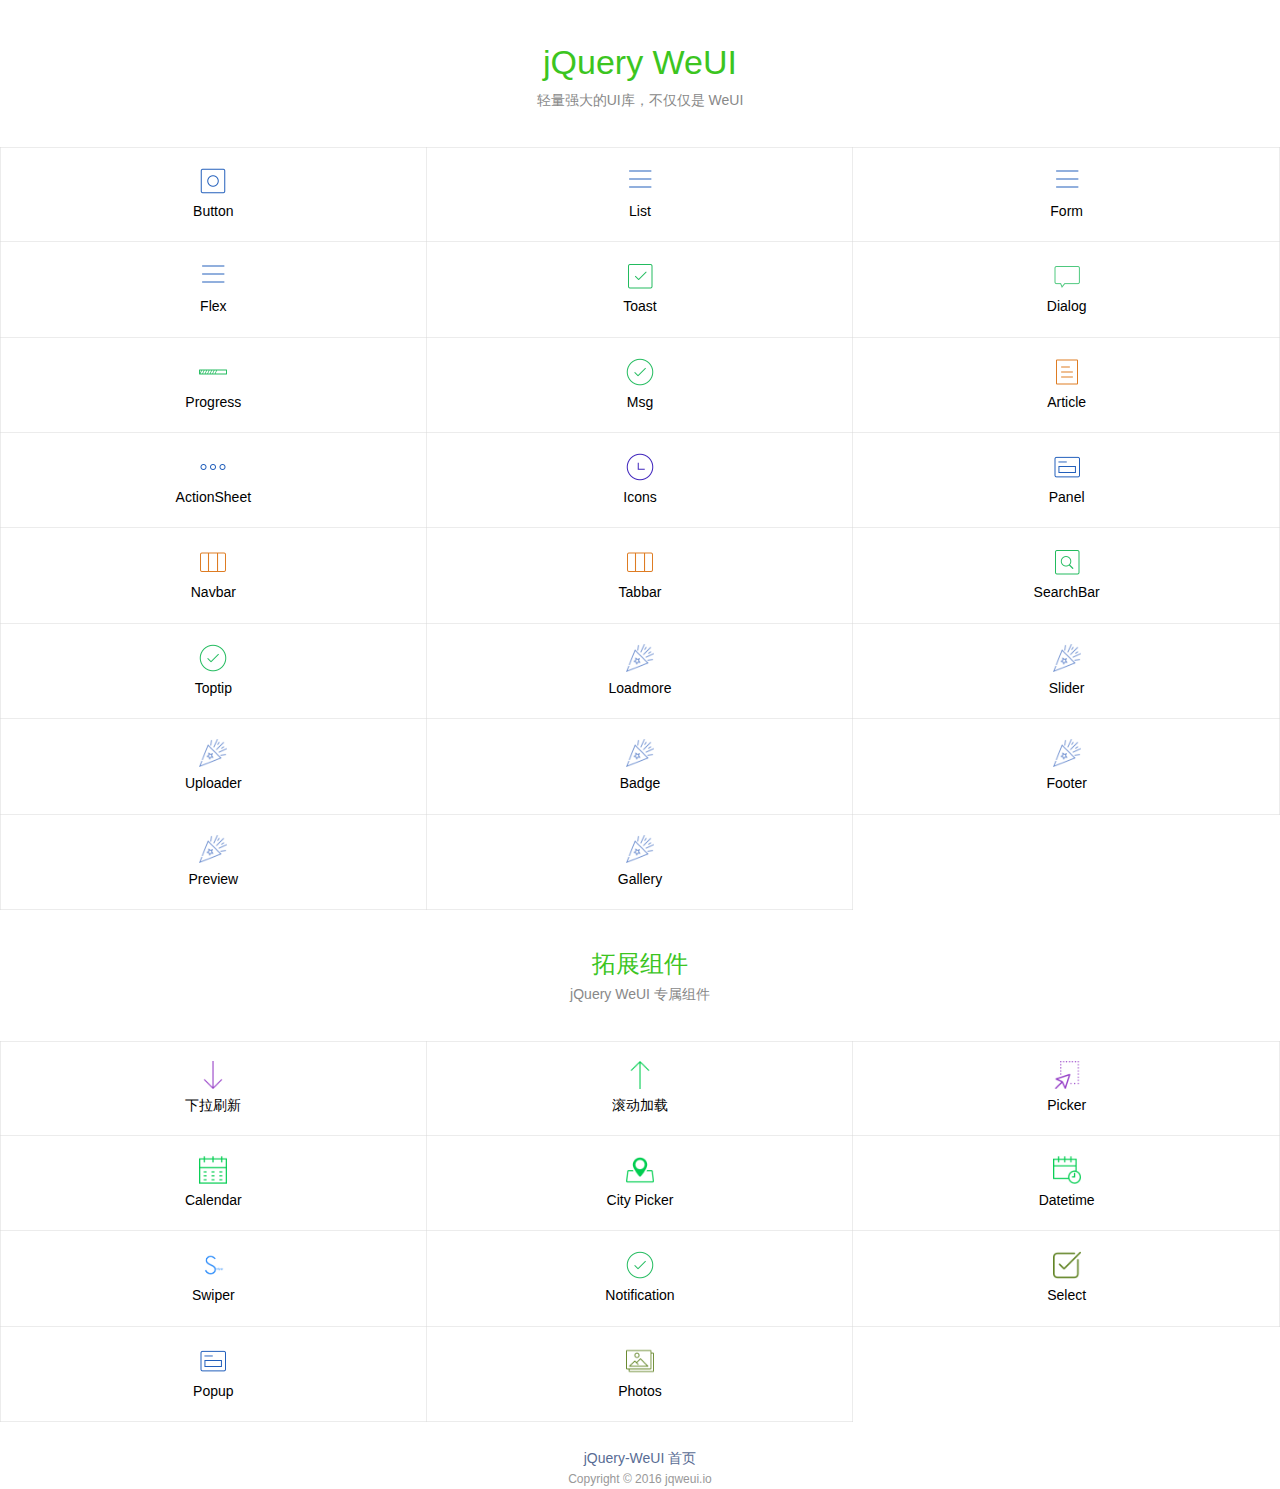
<file: springrain/src/main/webapp/js/weui/demos/index.html>
<!DOCTYPE html>
<html>
  <head>
    <title>jQuery WeUI</title>
    <meta charset="utf-8">
<meta http-equiv="X-UA-Compatible" content="IE=edge">
<meta name="viewport" content="width=device-width, initial-scale=1, user-scalable=no">

<meta name="description" content="Write an awesome description for your new site here. You can edit this line in _config.yml. It will appear in your document head meta (for Google search results) and in your feed.xml site description.
">

<link rel="stylesheet" href="../lib/weui.min.css">
<link rel="stylesheet" href="../css/jquery-weui.css">
<link rel="stylesheet" href="css/demos.css">

  </head>

  <body ontouchstart>

    <header class='demos-header'>
      <h1 class="demos-title">jQuery WeUI</h1>
      <p class='demos-sub-title'>轻量强大的UI库，不仅仅是 WeUI</p>
    </header>

    <div class="weui-grids">
      <a href="buttons.html" class="weui-grid js_grid">
        <div class="weui-grid__icon">
          <img src="images/icon_nav_button.png" alt="">
        </div>
        <p class="weui-grid__label">
          Button
        </p>
      </a>
      <a href="cell.html" class="weui-grid js_grid">
        <div class="weui-grid__icon">
          <img src="images/icon_nav_cell.png" alt="">
        </div>
        <p class="weui-grid__label">
          List
        </p>
      </a>
      <a href="form.html" class="weui-grid js_grid">
        <div class="weui-grid__icon">
          <img src="images/icon_nav_cell.png" alt="">
        </div>
        <p class="weui-grid__label">
          Form
        </p>
      </a>
      <a href="flex.html" class="weui-grid js_grid">
        <div class="weui-grid__icon">
          <img src="images/icon_nav_cell.png" alt="">
        </div>
        <p class="weui-grid__label">
          Flex
        </p>
      </a>
      <a href="toast.html" class="weui-grid js_grid">
        <div class="weui-grid__icon">
          <img src="images/icon_nav_toast.png" alt="">
        </div>
        <p class="weui-grid__label">
          Toast
        </p>
      </a>
      <a href="dialog.html" class="weui-grid js_grid">
        <div class="weui-grid__icon">
          <img src="images/icon_nav_dialog.png" alt="">
        </div>
        <p class="weui-grid__label">
          Dialog
        </p>
      </a>
      <a href="progress.html" class="weui-grid js_grid">
        <div class="weui-grid__icon">
          <img src="images/icon_nav_progress.png" alt="">
        </div>
        <p class="weui-grid__label">
          Progress
        </p>
      </a>
      <a href="msg.html" class="weui-grid js_grid">
        <div class="weui-grid__icon">
          <img src="images/icon_nav_msg.png" alt="">
        </div>
        <p class="weui-grid__label">
          Msg
        </p>
      </a>
      <a href="article.html" class="weui-grid js_grid">
        <div class="weui-grid__icon">
          <img src="images/icon_nav_article.png" alt="">
        </div>
        <p class="weui-grid__label">
          Article
        </p>
      </a>
      <a href="action-sheet.html" class="weui-grid js_grid">
        <div class="weui-grid__icon">
          <img src="images/icon_nav_actionSheet.png" alt="">
        </div>
        <p class="weui-grid__label">
          ActionSheet
        </p>
      </a>
      <a href="icons.html" class="weui-grid js_grid">
        <div class="weui-grid__icon">
          <img src="images/icon_nav_icons.png" alt="">
        </div>
        <p class="weui-grid__label">
          Icons
        </p>
      </a>
      <a href="panel.html" class="weui-grid js_grid">
        <div class="weui-grid__icon">
          <img src="images/icon_nav_panel.png" alt="">
        </div>
        <p class="weui-grid__label">
          Panel
        </p>
      </a>
      <a href="navbar.html" class="weui-grid js_grid">
        <div class="weui-grid__icon">
          <img src="images/icon_nav_tab.png" alt="">
        </div>
        <p class="weui-grid__label">
          Navbar
        </p>
      </a>
      <a href="tabbar.html" class="weui-grid js_grid">
        <div class="weui-grid__icon">
          <img src="images/icon_nav_tab.png" alt="">
        </div>
        <p class="weui-grid__label">
          Tabbar
        </p>
      </a>
      <a href="searchbar.html" class="weui-grid js_grid">
        <div class="weui-grid__icon">
          <img src="images/icon_nav_search_bar.png" alt="">
        </div>
        <p class="weui-grid__label">
          SearchBar
        </p>
      </a>
      <a href="toptip.html" class="weui-grid js_grid">
        <div class="weui-grid__icon">
          <img src="images/icon_nav_msg.png" alt="">
        </div>
        <p class="weui-grid__label">
          Toptip
        </p>
      </a>
      <a href="loadmore.html" class="weui-grid js_grid">
        <div class="weui-grid__icon">
          <img src="images/icon_nav_new.png" alt="">
        </div>
        <p class="weui-grid__label">
          Loadmore
        </p>
      </a>
      <a href="slider.html" class="weui-grid js_grid">
        <div class="weui-grid__icon">
          <img src="images/icon_nav_new.png" alt="">
        </div>
        <p class="weui-grid__label">
          Slider
        </p>
      </a>
      <a href="uploader.html" class="weui-grid js_grid">
        <div class="weui-grid__icon">
          <img src="images/icon_nav_new.png" alt="">
        </div>
        <p class="weui-grid__label">
          Uploader
        </p>
      </a>
      <a href="badge.html" class="weui-grid js_grid">
        <div class="weui-grid__icon">
          <img src="images/icon_nav_new.png" alt="">
        </div>
        <p class="weui-grid__label">
          Badge
        </p>
      </a>
      <a href="footer.html" class="weui-grid js_grid">
        <div class="weui-grid__icon">
          <img src="images/icon_nav_new.png" alt="">
        </div>
        <p class="weui-grid__label">
          Footer
        </p>
      </a>
      <a href="preview.html" class="weui-grid js_grid">
        <div class="weui-grid__icon">
          <img src="images/icon_nav_new.png" alt="">
        </div>
        <p class="weui-grid__label">
          Preview
        </p>
      </a>
      <a href="gallery.html" class="weui-grid js_grid">
        <div class="weui-grid__icon">
          <img src="images/icon_nav_new.png" alt="">
        </div>
        <p class="weui-grid__label">
          Gallery
        </p>
      </a>
    </div>

    <div class="demos-header">
      <h2 class='demos-second-title'>拓展组件</h2>
      <p class='demos-sub-title'>jQuery WeUI 专属组件</p>
    </div>

    <div class="weui-grids">
      <a href="ptr.html" class="weui-grid js_grid">
        <div class="weui-grid__icon">
          <img src="images/icon_nav_ptr.png" alt="">
        </div>
        <p class="weui-grid__label">
          下拉刷新
        </p>
      </a>
      <a href="infinite.html" class="weui-grid js_grid">
        <div class="weui-grid__icon">
          <img src="images/icon_nav_up.png" alt="">
        </div>
        <p class="weui-grid__label">
          滚动加载
        </p>
      </a>
      <a href="picker.html" class="weui-grid js_grid">
        <div class="weui-grid__icon">
          <img src="images/icon_nav_picker.png" alt="">
        </div>
        <p class="weui-grid__label">
          Picker
        </p>
      </a>
      <a href="calendar.html" class="weui-grid js_grid">
        <div class="weui-grid__icon">
          <img src="images/icon_nav_calendar.png" alt="">
        </div>
        <p class="weui-grid__label">
          Calendar
        </p>
      </a>
      <a href="city-picker.html" class="weui-grid js_grid">
        <div class="weui-grid__icon">
          <img src="images/icon_nav_city.png" alt="">
        </div>
        <p class="weui-grid__label">
          City Picker
        </p>
      </a>
      <a href="datetime-picker.html" class="weui-grid js_grid">
        <div class="weui-grid__icon">
          <img src="images/icon_nav_datetime.png" alt="">
        </div>
        <p class="weui-grid__label">
          Datetime
        </p>
      </a>
      <a href="swiper.html" class="weui-grid js_grid">
        <div class="weui-grid__icon">
          <img src="images/icon_nav_swiper.png" alt="">
        </div>
        <p class="weui-grid__label">
          Swiper
        </p>
      </a>
      <a href="noti.html" class="weui-grid js_grid">
        <div class="weui-grid__icon">
          <img src="images/icon_nav_msg.png" alt="">
        </div>
        <p class="weui-grid__label">
          Notification
        </p>
      </a>
      <a href="select.html" class="weui-grid js_grid">
        <div class="weui-grid__icon">
          <img src="images/icon_nav_select.png" alt="">
        </div>
        <p class="weui-grid__label">
          Select
        </p>
      </a>
      <a href="popup.html" class="weui-grid js_grid">
        <div class="weui-grid__icon">
          <img src="images/icon_nav_panel.png" alt="">
        </div>
        <p class="weui-grid__label">
          Popup
        </p>
      </a>
      <a href="photo-browser.html" class="weui-grid js_grid open-popup">
        <div class="weui-grid__icon">
          <img src="images/icon_nav_photo.png" alt="">
        </div>
        <p class="weui-grid__label">
          Photos
        </p>
      </a>
    </div>

    <div class="weui-footer">
      <p class="weui-footer__links">
        <a href="http://jqweui.com" class="weui-footer__link">jQuery-WeUI 首页</a>
      </p>
      <p class="weui-footer__text">Copyright © 2016 jqweui.io</p>
    </div>

    <style>
      .weui-footer {
        margin: 25px 0 10px 0;
      }
    </style>


    <script src="../lib/jquery-2.1.4.js"></script>
<script src="../lib/fastclick.js"></script>
<script>
  $(function() {
    FastClick.attach(document.body);
  });
</script>
<script src="../js/jquery-weui.js"></script>

  </body>

</html>
</file>
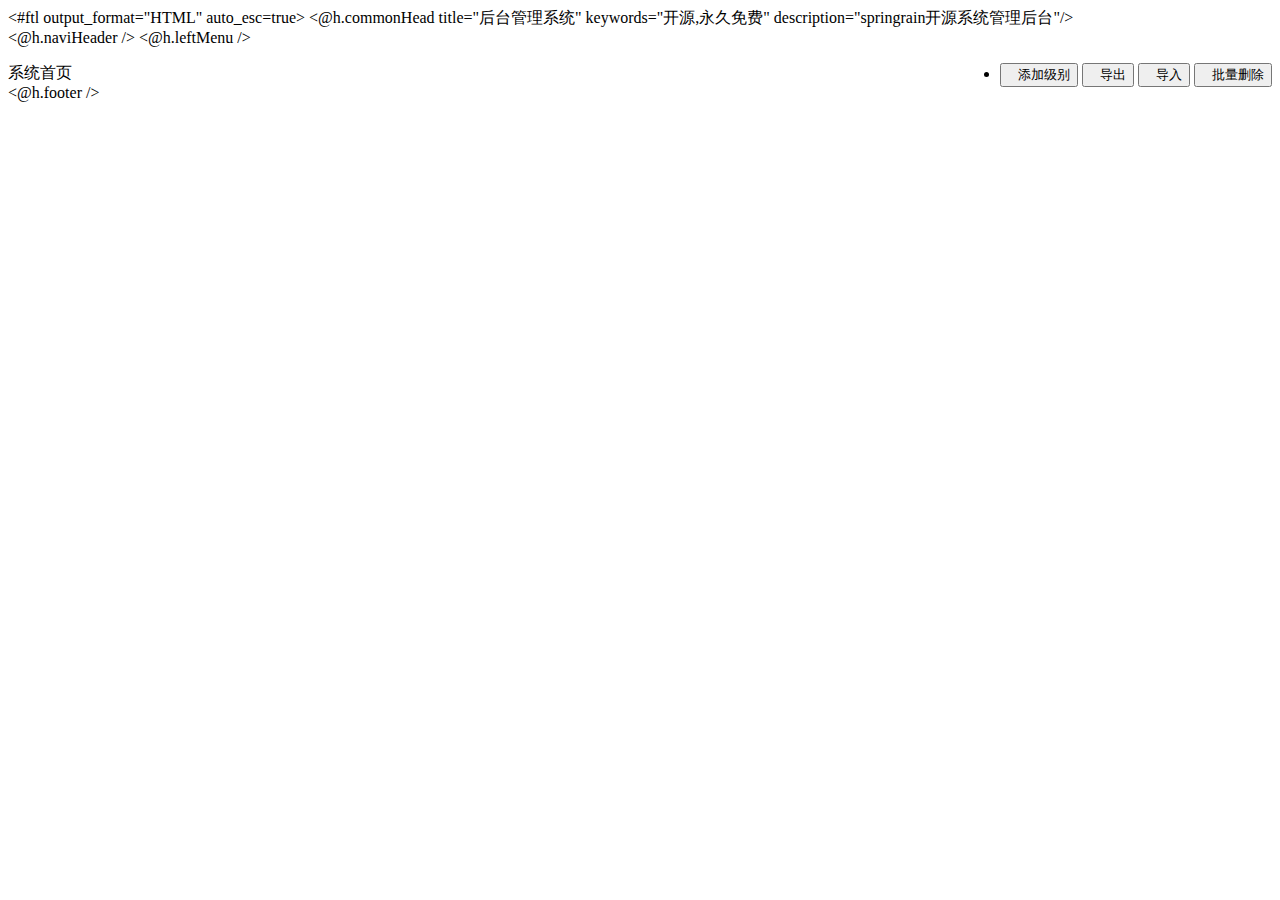
<file: springrain/src/main/webapp/WEB-INF/freemarker/system/index.html>
<#ftl output_format="HTML" auto_esc=true>
<@h.commonHead title="后台管理系统" keywords="开源,永久免费" description="springrain开源系统管理后台"/>
</head>
<body>
	<div class="layui-layout layui-layout-admin">
	    <@h.naviHeader />
		<@h.leftMenu />
		<!-- 主体内容开始 -->
			<div class="layui-tab layui-tab-brief">
				<ul class="layui-tab-title site-demo-title">
		             <li style="float:right;">
		             	<button type="button" class="layui-btn layui-btn-small" data-action=""><i class="layui-icon layui-icon-specil">&#xe61f;</i>添加级别</button>
				        <button type="button" class="layui-btn layui-btn-small"><i class="layui-icon layui-icon-specil">&#xe609;</i>导出</button>
		                <button type="button" class="layui-btn layui-btn-warm layui-btn-small"><i class="layui-icon layui-icon-specil">&#xe601;</i>导入</button>
		                <button type="button" class="layui-btn layui-btn-danger layui-btn-small"><i class="layui-icon">&#xe640;</i>批量删除</button>
		             </li>
	       		</ul>
	       		<div class="layui-body layui-tab-content site-demo-body">
					<div class="layui-tab-item layui-show"  lay-filter="docDemoTabBrief">
						<div class="layui-main">
				          <div id="LAY_preview">
					         	系统首页
					         	
						  </div>
						</div>
					</div>
			</div>
		</div>
		<!-- 主体内容结束 -->
	  	<@h.footer />
	</div>
</body>
</html>
</file>
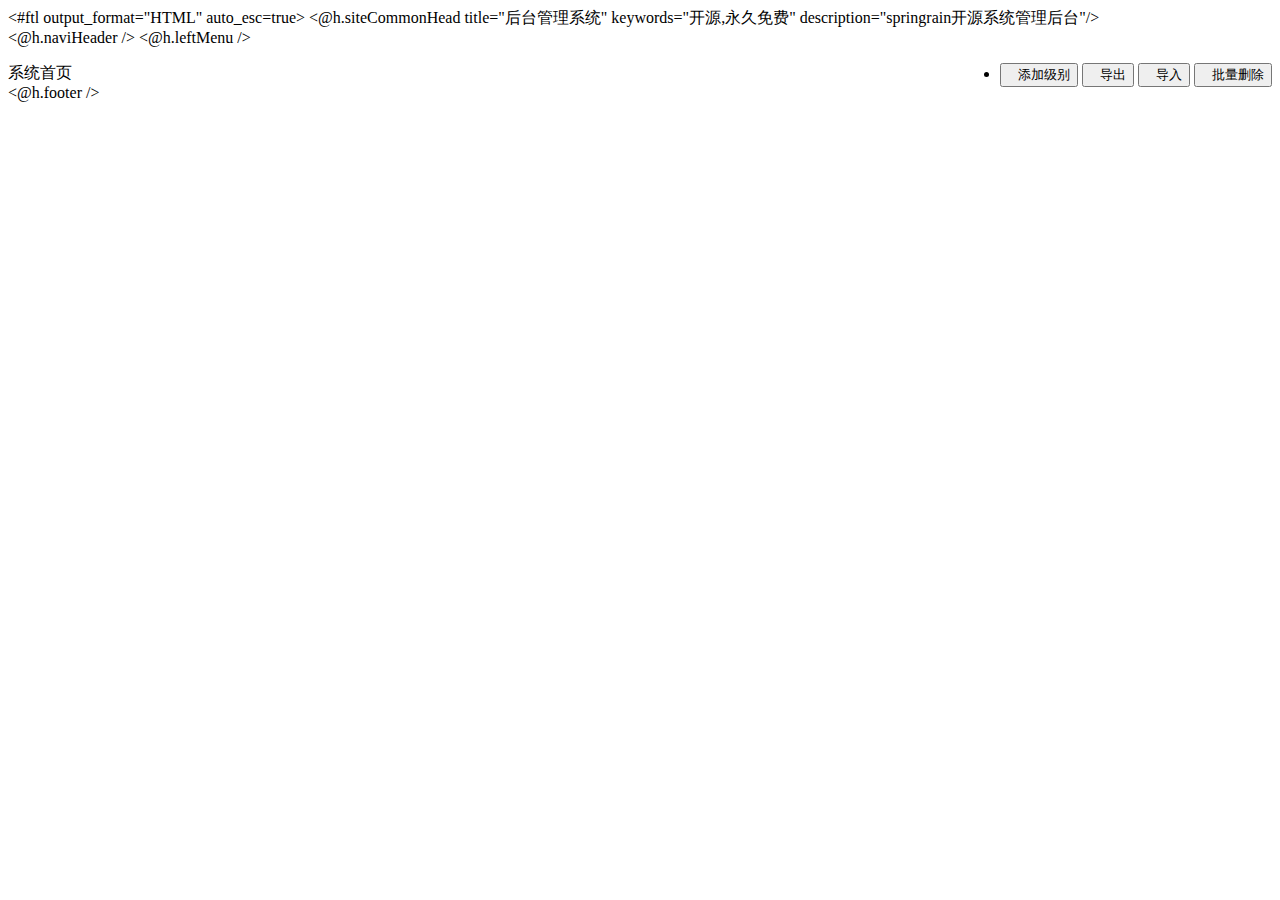
<file: springrain/src/main/webapp/WEB-INF/freemarker/themes/default/s/index.html>
<#ftl output_format="HTML" auto_esc=true>
<@h.siteCommonHead title="后台管理系统" keywords="开源,永久免费" description="springrain开源系统管理后台"/>
</head>
<body>
	<div class="layui-layout layui-layout-admin">
	    <@h.naviHeader />
		<@h.leftMenu />
		<!-- 主体内容开始 -->
			<div class="layui-tab layui-tab-brief">
				<ul class="layui-tab-title site-demo-title">
		             <li style="float:right;">
		             	<button type="button" class="layui-btn layui-btn-small" data-action=""><i class="layui-icon layui-icon-specil">&#xe61f;</i>添加级别</button>
				        <button type="button" class="layui-btn layui-btn-small"><i class="layui-icon layui-icon-specil">&#xe609;</i>导出</button>
		                <button type="button" class="layui-btn layui-btn-warm layui-btn-small"><i class="layui-icon layui-icon-specil">&#xe601;</i>导入</button>
		                <button type="button" class="layui-btn layui-btn-danger layui-btn-small"><i class="layui-icon">&#xe640;</i>批量删除</button>
		             </li>
	       		</ul>
	       		<div class="layui-body layui-tab-content site-demo-body">
					<div class="layui-tab-item layui-show"  lay-filter="docDemoTabBrief">
						<div class="layui-main">
				          <div id="LAY_preview">
					         	系统首页
						  </div>
						</div>
					</div>
			</div>
		</div>
		<!-- 主体内容结束 -->
	  	<@h.footer />
	</div>
</body>
</html>
</file>
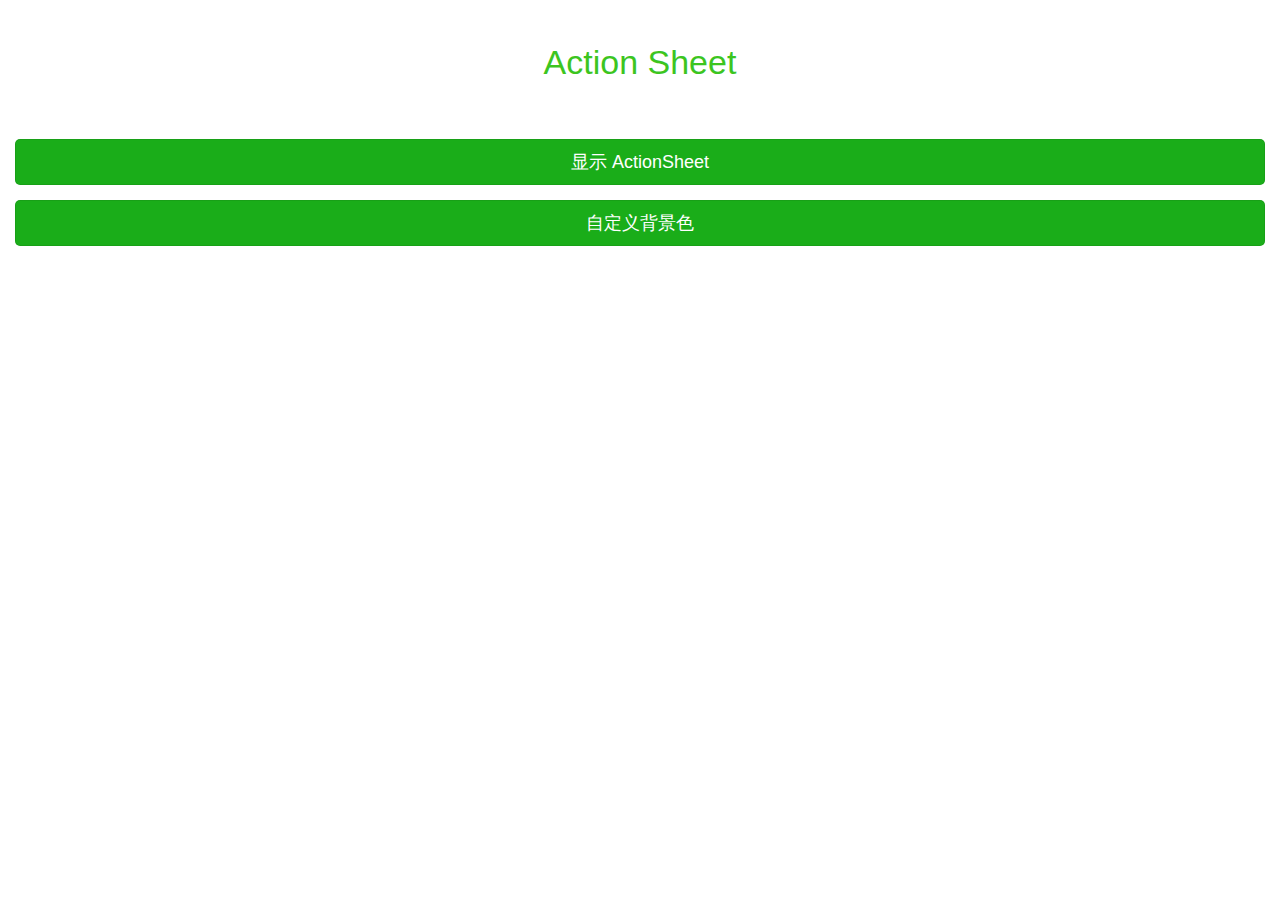
<file: springrain/src/main/webapp/js/weui/demos/action-sheet.html>
<!DOCTYPE html>
<html>
  <head>
    <title>jQuery WeUI</title>
    <meta charset="utf-8">
<meta http-equiv="X-UA-Compatible" content="IE=edge">
<meta name="viewport" content="width=device-width, initial-scale=1, user-scalable=no">

<meta name="description" content="Write an awesome description for your new site here. You can edit this line in _config.yml. It will appear in your document head meta (for Google search results) and in your feed.xml site description.
">

<link rel="stylesheet" href="../lib/weui.min.css">
<link rel="stylesheet" href="../css/jquery-weui.css">
<link rel="stylesheet" href="css/demos.css">

  </head>

  <body ontouchstart>


    <header class='demos-header'>
      <h1 class="demos-title">Action Sheet</h1>
    </header>

    <div class='demos-content-padded'>
      <a href="javascript:;" id='show-actions' class="weui-btn weui-btn_primary">显示 ActionSheet</a>
      <a href="javascript:;" id='show-actions-bg' class="weui-btn weui-btn_primary">自定义背景色</a>
    </div>
    <script src="../lib/jquery-2.1.4.js"></script>
<script src="../lib/fastclick.js"></script>
<script>
  $(function() {
    FastClick.attach(document.body);
  });
</script>
<script src="../js/jquery-weui.js"></script>

    <script>
      $(document).on("click", "#show-actions", function() {
        $.actions({
          title: "选择操作",
          onClose: function() {
            console.log("close");
          },
          actions: [
            {
              text: "发布",
              className: "color-primary",
              onClick: function() {
                $.alert("发布成功");
              }
            },
            {
              text: "编辑",
              className: "color-warning",
              onClick: function() {
                $.alert("你选择了“编辑”");
              }
            },
            {
              text: "删除",
              className: 'color-danger',
              onClick: function() {
                $.alert("你选择了“删除”");
              }
            }
          ]
        });
      });

      $(document).on("click", "#show-actions-bg", function() {
        $.actions({
          actions: [
            {
              text: "发布",
              className: "bg-primary",
            },
            {
              text: "编辑",
              className: "bg-warning",
            },
            {
              text: "删除",
              className: 'bg-danger',
            }
          ]
        });
      });
    </script>
  </body>
</html>
</file>
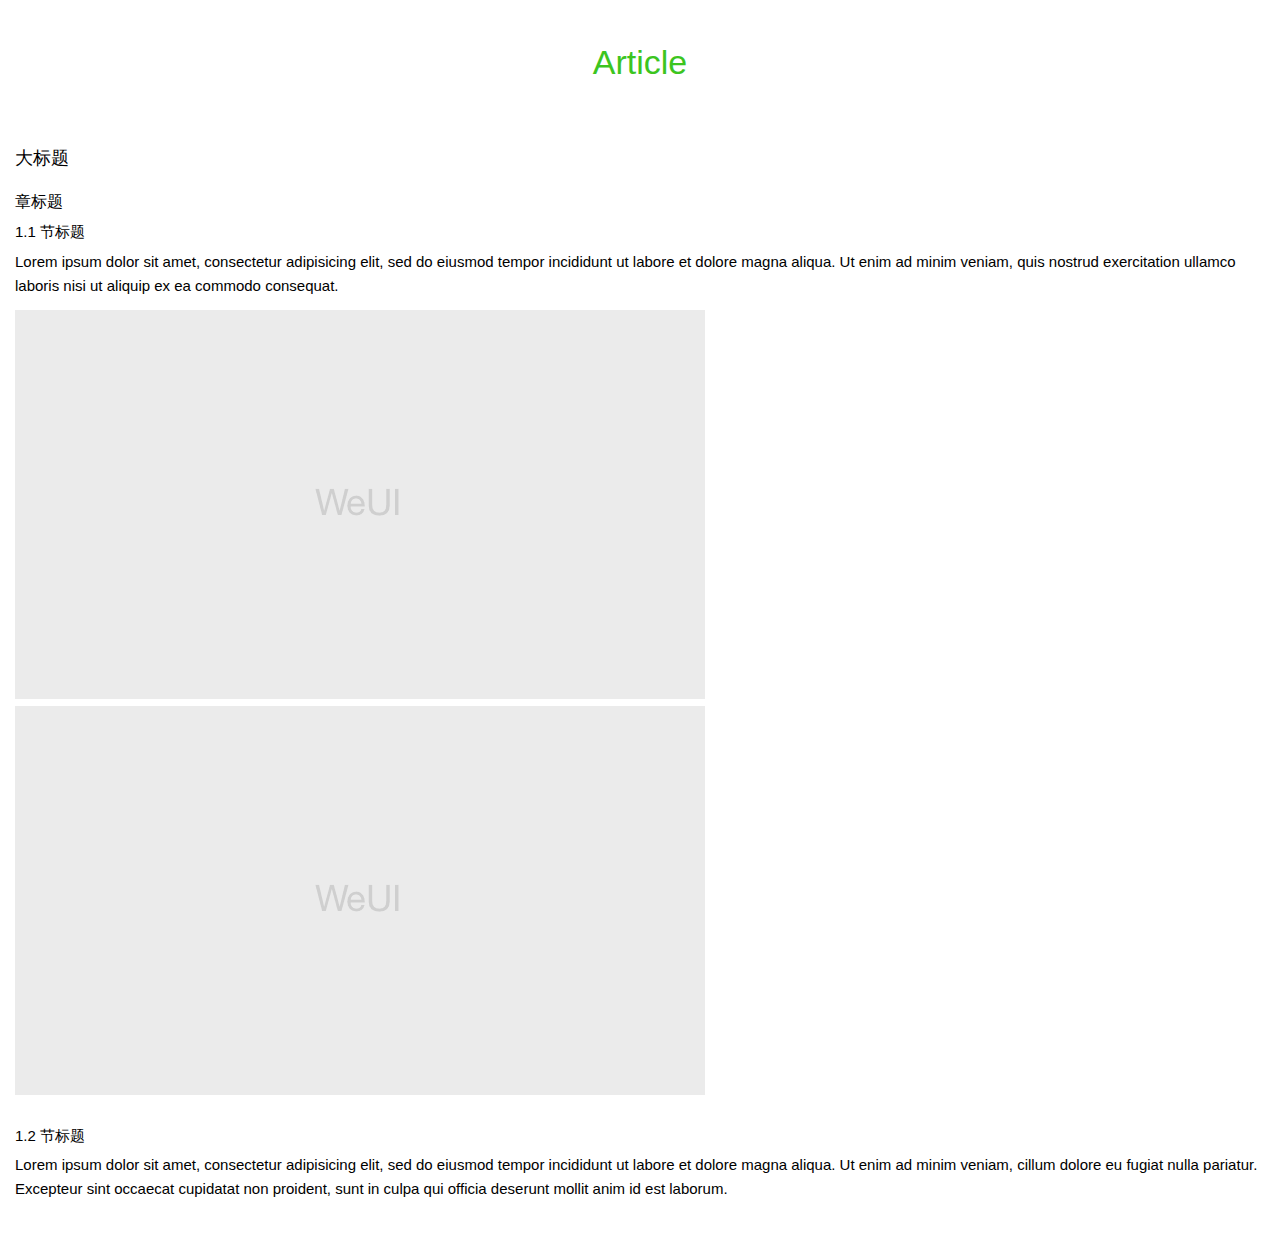
<file: springrain/src/main/webapp/js/weui/demos/article.html>
<!DOCTYPE html>
<html>
  <head>
    <title>jQuery WeUI</title>
    <meta charset="utf-8">
<meta http-equiv="X-UA-Compatible" content="IE=edge">
<meta name="viewport" content="width=device-width, initial-scale=1, user-scalable=no">

<meta name="description" content="Write an awesome description for your new site here. You can edit this line in _config.yml. It will appear in your document head meta (for Google search results) and in your feed.xml site description.
">

<link rel="stylesheet" href="../lib/weui.min.css">
<link rel="stylesheet" href="../css/jquery-weui.css">
<link rel="stylesheet" href="css/demos.css">

  </head>

  <body ontouchstart>

    <header class='demos-header'>
      <h1 class="demos-title">Article</h1>
    </header>
    <article class="weui-article">
      <h1>大标题</h1>
      <section>
        <h2 class="title">章标题</h2>
        <section>
          <h3>1.1 节标题</h3>
          <p>
            Lorem ipsum dolor sit amet, consectetur adipisicing elit, sed do eiusmod
            tempor incididunt ut labore et dolore magna aliqua. Ut enim ad minim veniam,
            quis nostrud exercitation ullamco laboris nisi ut aliquip ex ea commodo
            consequat.
          </p>
          <p>
            <img src="./images/pic_article.png" alt="">
            <img src="./images/pic_article.png" alt="">
          </p>
        </section>
        <section>
          <h3>1.2 节标题</h3>
          <p>
            Lorem ipsum dolor sit amet, consectetur adipisicing elit, sed do eiusmod
            tempor incididunt ut labore et dolore magna aliqua. Ut enim ad minim veniam,
            cillum dolore eu fugiat nulla pariatur. Excepteur sint occaecat cupidatat non
            proident, sunt in culpa qui officia deserunt mollit anim id est laborum.
          </p>
        </section>
      </section>
    </article>

    <script src="../lib/jquery-2.1.4.js"></script>
<script src="../lib/fastclick.js"></script>
<script>
  $(function() {
    FastClick.attach(document.body);
  });
</script>
<script src="../js/jquery-weui.js"></script>

  </body>
</html>
</file>
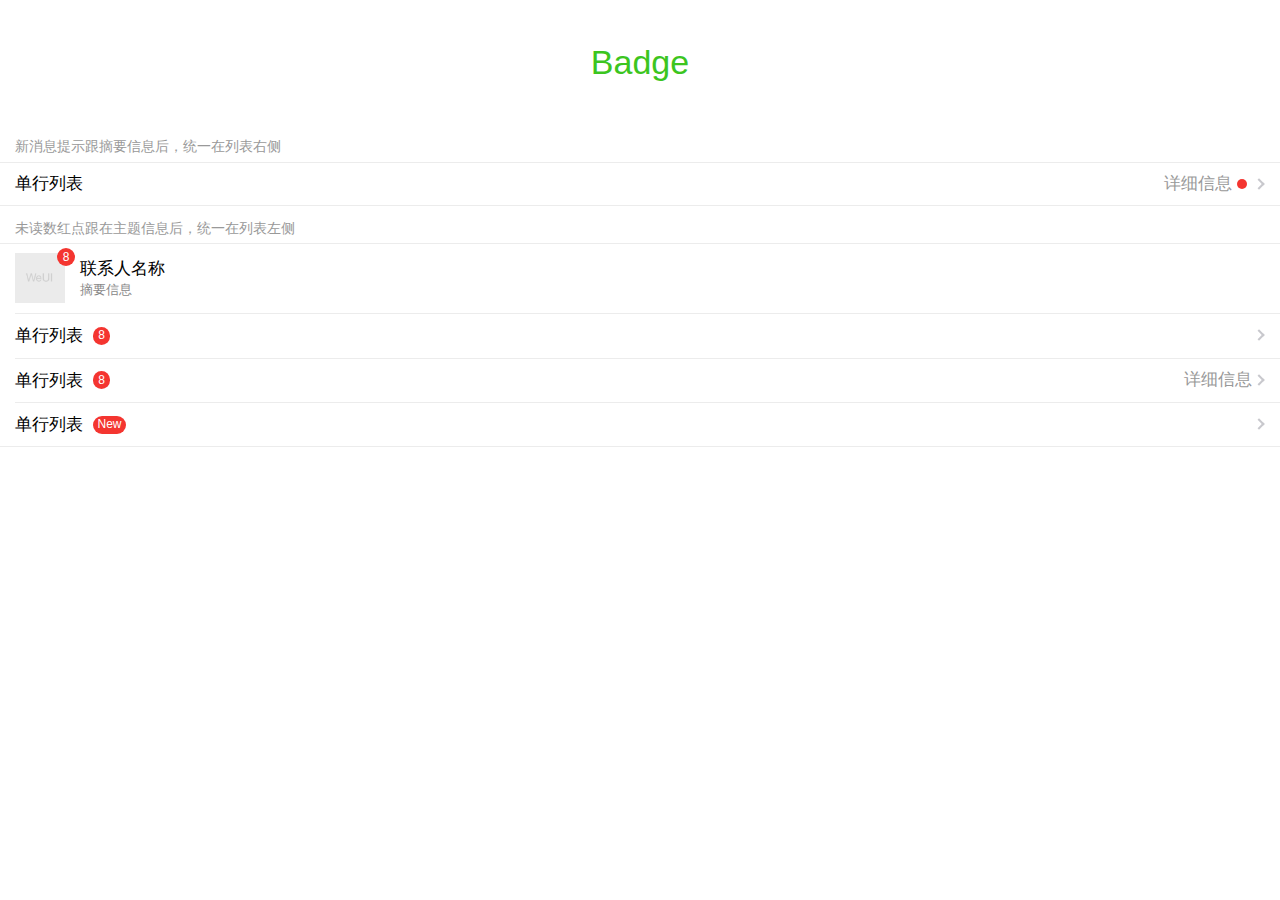
<file: springrain/src/main/webapp/js/weui/demos/badge.html>
<!DOCTYPE html>
<html>
  <head>
    <title>jQuery WeUI</title>
    <meta charset="utf-8">
<meta http-equiv="X-UA-Compatible" content="IE=edge">
<meta name="viewport" content="width=device-width, initial-scale=1, user-scalable=no">

<meta name="description" content="Write an awesome description for your new site here. You can edit this line in _config.yml. It will appear in your document head meta (for Google search results) and in your feed.xml site description.
">

<link rel="stylesheet" href="../lib/weui.min.css">
<link rel="stylesheet" href="../css/jquery-weui.css">
<link rel="stylesheet" href="css/demos.css">

  </head>

  <body ontouchstart>


    <header class='demos-header'>
      <h1 class="demos-title">Badge</h1>
    </header>

    <div class="weui-cells__title">新消息提示跟摘要信息后，统一在列表右侧</div>
    <div class="weui-cells">
      <div class="weui-cell weui-cell_access">
        <div class="weui-cell__bd">单行列表</div>
        <div class="weui-cell__ft" style="font-size: 0">
          <span style="vertical-align:middle; font-size: 17px;">详细信息</span>
          <span class="weui-badge weui-badge_dot" style="margin-left: 5px;margin-right: 5px;"></span>
        </div>
      </div>
    </div>

    <div class="weui-cells__title">未读数红点跟在主题信息后，统一在列表左侧</div>
    <div class="weui-cells">
      <div class="weui-cell">
        <div class="weui-cell__hd" style="position: relative;margin-right: 10px;">
          <img src="images/pic_160.png" style="width: 50px;display: block">
          <span class="weui-badge" style="position: absolute;top: -.4em;right: -.4em;">8</span>
        </div>
        <div class="weui-cell__bd">
          <p>联系人名称</p>
          <p style="font-size: 13px;color: #888888;">摘要信息</p>
        </div>
      </div>
      <div class="weui-cell weui-cell_access">
        <div class="weui-cell__bd">
          <span style="vertical-align: middle">单行列表</span>
          <span class="weui-badge" style="margin-left: 5px;">8</span>
        </div>
        <div class="weui-cell__ft"></div>
      </div>
      <div class="weui-cell weui-cell_access">
        <div class="weui-cell__bd">
          <span style="vertical-align: middle">单行列表</span>
          <span class="weui-badge" style="margin-left: 5px;">8</span>
        </div>
        <div class="weui-cell__ft">详细信息</div>
      </div>
      <div class="weui-cell weui-cell_access">
        <div class="weui-cell__bd">
          <span style="vertical-align: middle">单行列表</span>
          <span class="weui-badge" style="margin-left: 5px;">New</span>
        </div>
        <div class="weui-cell__ft"></div>
      </div>
    </div>
    <script src="../lib/jquery-2.1.4.js"></script>
<script src="../lib/fastclick.js"></script>
<script>
  $(function() {
    FastClick.attach(document.body);
  });
</script>
<script src="../js/jquery-weui.js"></script>

  </body>
</html>
</file>
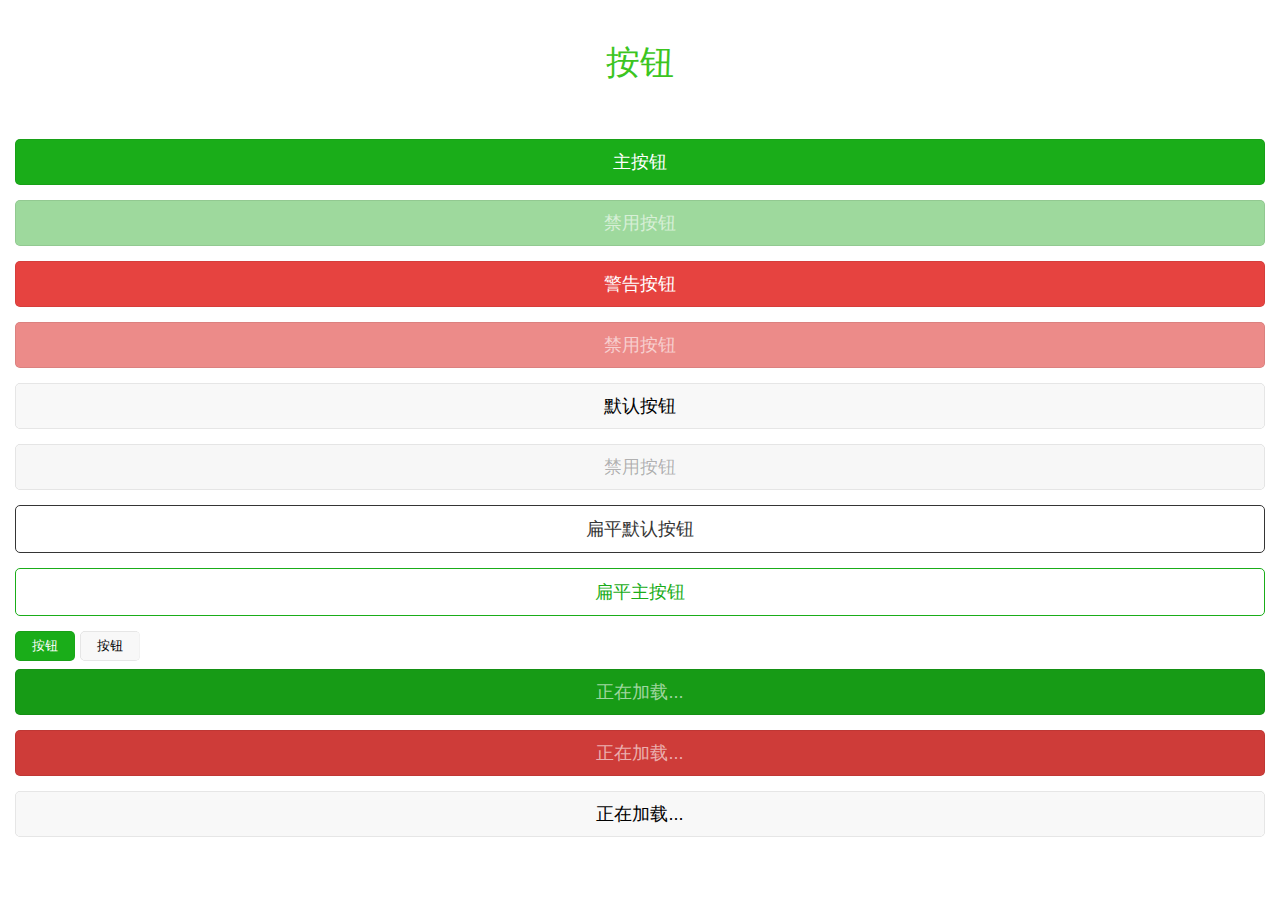
<file: springrain/src/main/webapp/js/weui/demos/buttons.html>
<!DOCTYPE html>
<html>
  <head>
    <title>jQuery WeUI</title>
    <meta charset="utf-8">
<meta http-equiv="X-UA-Compatible" content="IE=edge">
<meta name="viewport" content="width=device-width, initial-scale=1, user-scalable=no">

<meta name="description" content="Write an awesome description for your new site here. You can edit this line in _config.yml. It will appear in your document head meta (for Google search results) and in your feed.xml site description.
">

<link rel="stylesheet" href="../lib/weui.min.css">
<link rel="stylesheet" href="../css/jquery-weui.css">
<link rel="stylesheet" href="css/demos.css">

  </head>

  <body ontouchstart>


    <header class='demos-header'>
      <h1 class="demos-title">按钮</h1>
    </header>

    <div class='demos-content-padded'>
      <a href="javascript:;" class="weui-btn weui-btn_primary">主按钮</a>
      <a href="javascript:;" class="weui-btn weui-btn_disabled weui-btn_primary">禁用按钮</a>
      <a href="javascript:;" class="weui-btn weui-btn_warn">警告按钮</a>
      <a href="javascript:;" class="weui-btn weui-btn_disabled weui-btn_warn">禁用按钮</a>
      <a href="javascript:;" class="weui-btn weui-btn_default">默认按钮</a>
      <a href="javascript:;" class="weui-btn weui-btn_disabled weui-btn_default">禁用按钮</a>
      <a href="javascript:;" class="weui-btn weui-btn_plain-default">扁平默认按钮</a>
      <a href="javascript:;" class="weui-btn weui-btn_plain-primary">扁平主按钮</a>

      <div class="button_sp_area">
        <a href="javascript:;" class="weui-btn weui-btn_mini weui-btn_primary">按钮</a>
        <a href="javascript:;" class="weui-btn weui-btn_mini weui-btn_default">按钮</a>
      </div>

      <p>
        <a href="javascript:;" class="weui-btn weui-btn_primary weui-btn_loading">正在加载...</a>
        <a href="javascript:;" class="weui-btn weui-btn_warn weui-btn_loading">正在加载...</a>
        <a href="javascript:;" class="weui-btn weui-btn_default weui-btn_loading">正在加载...</a>
      </p>
    </div>
    <script src="../lib/jquery-2.1.4.js"></script>
<script src="../lib/fastclick.js"></script>
<script>
  $(function() {
    FastClick.attach(document.body);
  });
</script>
<script src="../js/jquery-weui.js"></script>

  </body>
</html>
</file>
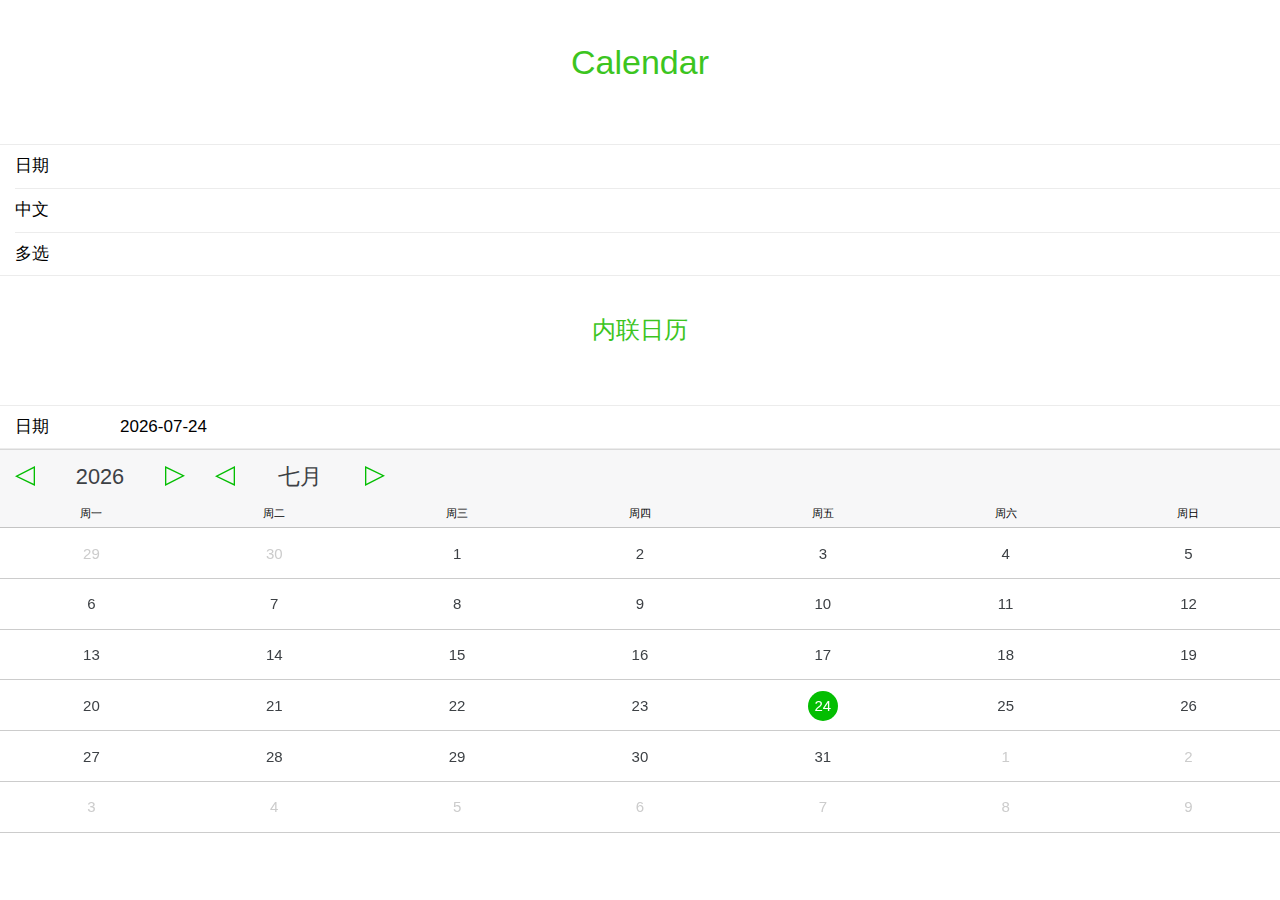
<file: springrain/src/main/webapp/js/weui/demos/calendar.html>
<!DOCTYPE html>
<html>
  <head>
    <title>jQuery WeUI</title>
    <meta charset="utf-8">
<meta http-equiv="X-UA-Compatible" content="IE=edge">
<meta name="viewport" content="width=device-width, initial-scale=1, user-scalable=no">

<meta name="description" content="Write an awesome description for your new site here. You can edit this line in _config.yml. It will appear in your document head meta (for Google search results) and in your feed.xml site description.
">

<link rel="stylesheet" href="../lib/weui.min.css">
<link rel="stylesheet" href="../css/jquery-weui.css">
<link rel="stylesheet" href="css/demos.css">

  </head>

  <body ontouchstart>


    <header class='demos-header'>
      <h1 class="demos-title">Calendar</h1>
    </header>

    
    <div class="weui-cells weui-cells_form">
      <div class="weui-cell">
        <div class="weui-cell__hd"><label for="date" class="weui-label">日期</label></div>
        <div class="weui-cell__bd">
          <input class="weui-input" id="date" type="text">
        </div>
      </div>
      <div class="weui-cell">
        <div class="weui-cell__hd"><label for="date2" class="weui-label">中文</label></div>
        <div class="weui-cell__bd">
          <input class="weui-input" id="date2" type="text" value="">
        </div>
      </div>
      <div class="weui-cell">
        <div class="weui-cell__hd"><label for="date-multiple" class="weui-label">多选</label></div>
        <div class="weui-cell__bd">
          <input class="weui-input" id="date-multiple" type="text" value="">
        </div>
      </div>
    </div>

    <div class="demos-header">
      <h2 class="demos-second-title">内联日历</h2>
    </div>

    <div class="weui-cells weui-cells_form">
      <div class="weui-cell">
        <div class="weui-cell__hd"><label for="date3" class="weui-label">日期</label></div>
        <div class="weui-cell__bd">
          <input class="weui-input" id="date3" type="text">
        </div>
      </div>
    </div>
    <div id="inline-calendar"></div>
    <script src="../lib/jquery-2.1.4.js"></script>
<script src="../lib/fastclick.js"></script>
<script>
  $(function() {
    FastClick.attach(document.body);
  });
</script>
<script src="../js/jquery-weui.js"></script>


    <script>
      $("#date").calendar({
        onChange: function (p, values, displayValues) {
          console.log(values, displayValues);
        }
      });
      $("#date2").calendar({
        value: ['2016-12-12'],
        dateFormat: 'yyyy年mm月dd日'  // 自定义格式的时候，不能通过 input 的value属性赋值 '2016年12月12日' 来定义初始值，这样会导致无法解析初始值而报错。只能通过js中设置 value 的形式来赋值，并且需要按标准形式赋值（yyyy-mm-dd 或者时间戳)
      });
      $("#date-multiple").calendar({
        multiple: true,
        onChange: function (p, values, displayValues) {
          console.log(values, displayValues);
        }
      });
      $("#date3").calendar({
        container: "#inline-calendar"
      });
    </script>
  </body>
</html>
</file>
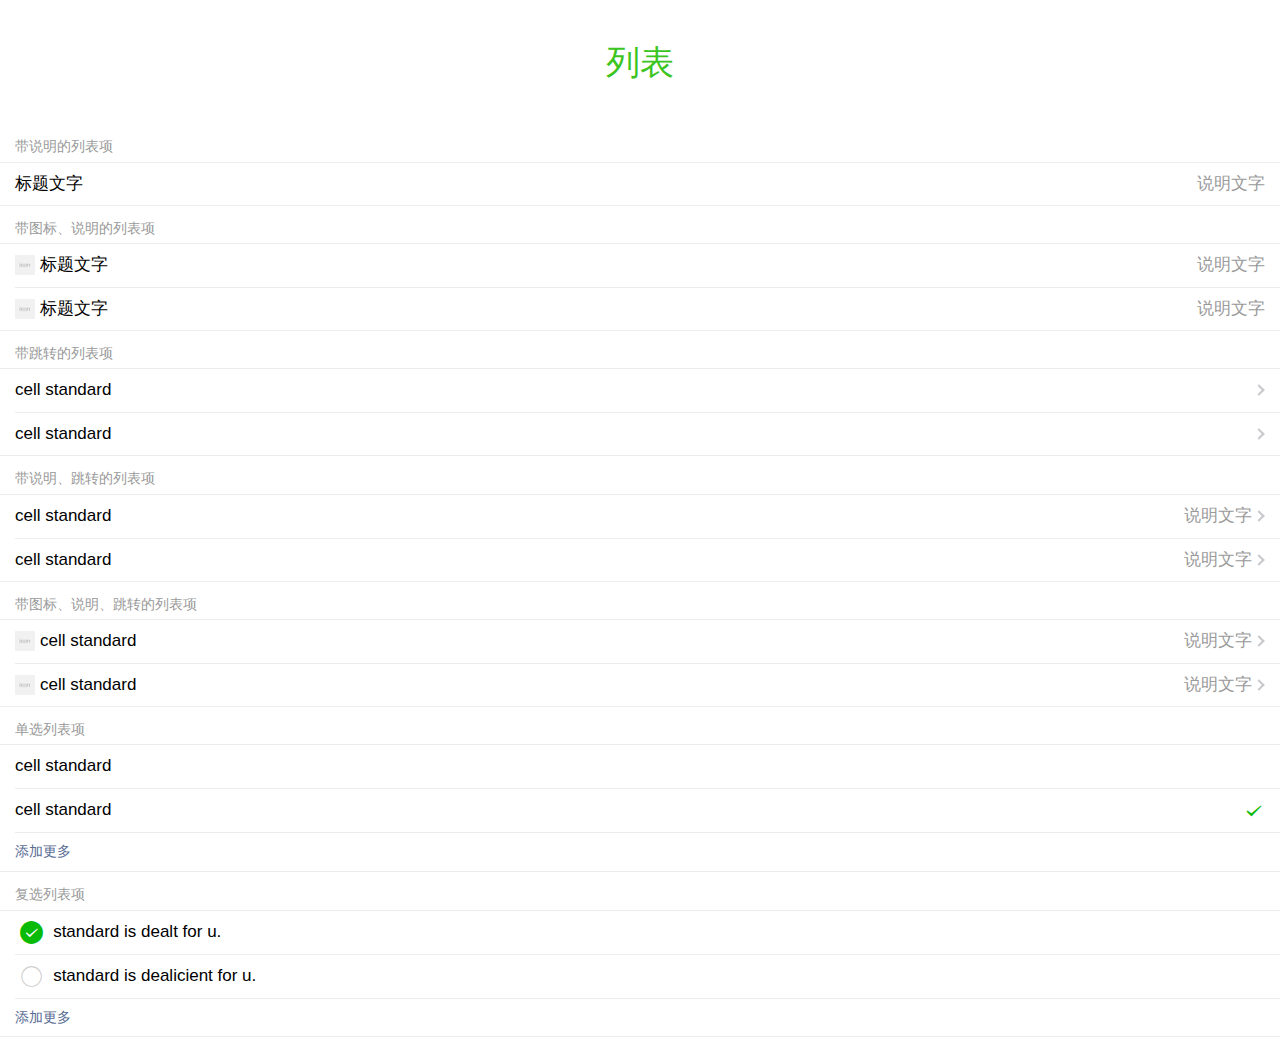
<file: springrain/src/main/webapp/js/weui/demos/cell.html>
<!DOCTYPE html>
<html>
  <head>
    <title>jQuery WeUI</title>
    <meta charset="utf-8">
<meta http-equiv="X-UA-Compatible" content="IE=edge">
<meta name="viewport" content="width=device-width, initial-scale=1, user-scalable=no">

<meta name="description" content="Write an awesome description for your new site here. You can edit this line in _config.yml. It will appear in your document head meta (for Google search results) and in your feed.xml site description.
">

<link rel="stylesheet" href="../lib/weui.min.css">
<link rel="stylesheet" href="../css/jquery-weui.css">
<link rel="stylesheet" href="css/demos.css">

  </head>

  <body ontouchstart>


    <header class='demos-header'>
      <h1 class="demos-title">列表</h1>
    </header>

    <div class="bd">
      <div class="page__bd">
        <div class="weui-cells__title">带说明的列表项</div>
        <div class="weui-cells">
          <div class="weui-cell">
            <div class="weui-cell__bd">
              <p>标题文字</p>
            </div>
            <div class="weui-cell__ft">说明文字</div>
          </div>
        </div>
        <div class="weui-cells__title">带图标、说明的列表项</div>
        <div class="weui-cells">
          <div class="weui-cell">
            <div class="weui-cell__hd"><img src="[data-uri]" alt="" style="width:20px;margin-right:5px;display:block"></div>
            <div class="weui-cell__bd">
              <p>标题文字</p>
            </div>
            <div class="weui-cell__ft">说明文字</div>
          </div>
          <div class="weui-cell">
            <div class="weui-cell__hd"><img src="[data-uri]" alt="" style="width:20px;margin-right:5px;display:block"></div>
            <div class="weui-cell__bd">
              <p>标题文字</p>
            </div>
            <div class="weui-cell__ft">说明文字</div>
          </div>
        </div>

        <div class="weui-cells__title">带跳转的列表项</div>
        <div class="weui-cells">
          <a class="weui-cell weui-cell_access" href="javascript:;">
            <div class="weui-cell__bd">
              <p>cell standard</p>
            </div>
            <div class="weui-cell__ft">
            </div>
          </a>
          <a class="weui-cell weui-cell_access" href="javascript:;">
            <div class="weui-cell__bd">
              <p>cell standard</p>
            </div>
            <div class="weui-cell__ft">
            </div>
          </a>
        </div>

        <div class="weui-cells__title">带说明、跳转的列表项</div>
        <div class="weui-cells">
          <a class="weui-cell weui-cell_access" href="javascript:;">
            <div class="weui-cell__bd">
              <p>cell standard</p>
            </div>
            <div class="weui-cell__ft">说明文字</div>
          </a>
          <a class="weui-cell weui-cell_access" href="javascript:;">
            <div class="weui-cell__bd">
              <p>cell standard</p>
            </div>
            <div class="weui-cell__ft">说明文字</div>
          </a>

        </div>

        <div class="weui-cells__title">带图标、说明、跳转的列表项</div>
        <div class="weui-cells">

          <a class="weui-cell weui-cell_access" href="javascript:;">
            <div class="weui-cell__hd"><img src="[data-uri]" alt="" style="width:20px;margin-right:5px;display:block"></div>
            <div class="weui-cell__bd">
              <p>cell standard</p>
            </div>
            <div class="weui-cell__ft">说明文字</div>
          </a>
          <a class="weui-cell weui-cell_access" href="javascript:;">
            <div class="weui-cell__hd"><img src="[data-uri]" alt="" style="width:20px;margin-right:5px;display:block"></div>
            <div class="weui-cell__bd">
              <p>cell standard</p>
            </div>
            <div class="weui-cell__ft">说明文字</div>
          </a>
        </div>
      </div>

      <div class="weui-cells__title">单选列表项</div>
      <div class="weui-cells weui-cells_radio">
        <label class="weui-cell weui-check__label" for="x11">
          <div class="weui-cell__bd">
            <p>cell standard</p>
          </div>
          <div class="weui-cell__ft">
            <input type="radio" class="weui-check" name="radio1" id="x11">
            <span class="weui-icon-checked"></span>
          </div>
        </label>
        <label class="weui-cell weui-check__label" for="x12">

          <div class="weui-cell__bd">
            <p>cell standard</p>
          </div>
          <div class="weui-cell__ft">
            <input type="radio" name="radio1" class="weui-check" id="x12" checked="checked">
            <span class="weui-icon-checked"></span>
          </div>
        </label>
        <a href="javascript:void(0);" class="weui-cell weui-cell_link">
          <div class="weui-cell__bd">添加更多</div>
        </a>
      </div>
      <div class="weui-cells__title">复选列表项</div>
      <div class="weui-cells weui-cells_checkbox">
        <label class="weui-cell weui-check__label" for="s11">
          <div class="weui-cell__hd">
            <input type="checkbox" class="weui-check" name="checkbox1" id="s11" checked="checked">
            <i class="weui-icon-checked"></i>
          </div>
          <div class="weui-cell__bd">
            <p>standard is dealt for u.</p>
          </div>
        </label>
        <label class="weui-cell weui-check__label" for="s12">
          <div class="weui-cell__hd">
            <input type="checkbox" name="checkbox1" class="weui-check" id="s12">
            <i class="weui-icon-checked"></i>
          </div>
          <div class="weui-cell__bd">
            <p>standard is dealicient for u.</p>
          </div>
        </label>
        <a href="javascript:void(0);" class="weui-cell weui-cell_link">
          <div class="weui-cell__bd">添加更多</div>
        </a>
      </div>
    </div>
    <script src="../lib/jquery-2.1.4.js"></script>
<script src="../lib/fastclick.js"></script>
<script>
  $(function() {
    FastClick.attach(document.body);
  });
</script>
<script src="../js/jquery-weui.js"></script>

  </body>
</html>
</file>
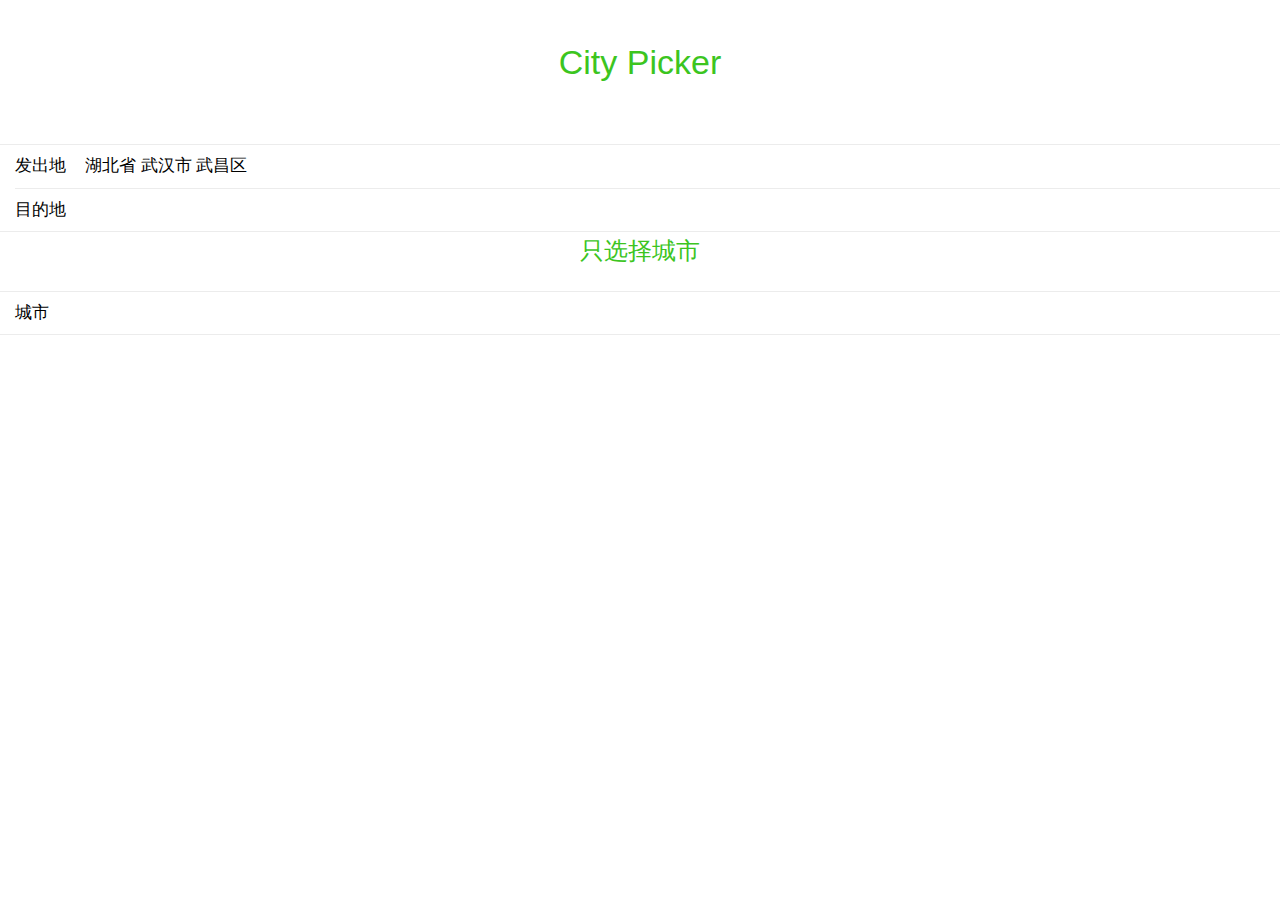
<file: springrain/src/main/webapp/js/weui/demos/city-picker.html>
<!DOCTYPE html>
<html>
  <head>
    <title>jQuery WeUI</title>
    <meta charset="utf-8">
<meta http-equiv="X-UA-Compatible" content="IE=edge">
<meta name="viewport" content="width=device-width, initial-scale=1, user-scalable=no">

<meta name="description" content="Write an awesome description for your new site here. You can edit this line in _config.yml. It will appear in your document head meta (for Google search results) and in your feed.xml site description.
">

<link rel="stylesheet" href="../lib/weui.min.css">
<link rel="stylesheet" href="../css/jquery-weui.css">
<link rel="stylesheet" href="css/demos.css">

    <style>
      .weui-label {
        width: 70px;
      }
    </style>
  </head>

  <body ontouchstart>


    <header class='demos-header'>
      <h1 class="demos-title">City Picker</h1>
    </header>

    
    <div class="weui-cells weui-cells_form">
      <div class="weui-cell">
        <div class="weui-cell__hd"><label for="name" class="weui-label">发出地</label></div>
        <div class="weui-cell__bd">
          <input class="weui-input" id="start" type="text" value="湖北省 武汉市 武昌区">
        </div>
      </div>
      <div class="weui-cell">
        <div class="weui-cell__hd"><label for="date" class="weui-label">目的地</label></div>
        <div class="weui-cell__bd">
          <input class="weui-input" id="end" type="text" value="">
        </div>
      </div>
    </div>

    <h2 class="demos-second-title">只选择城市</h2>
    <div class="weui-cells weui-cells_form">
      <div class="weui-cell">
        <div class="weui-cell__hd"><label for="home-city" class="weui-label">城市</label></div>
        <div class="weui-cell__bd">
          <input class="weui-input" id="home-city" type="text">
        </div>
      </div>
    </div>
    <script src="../lib/jquery-2.1.4.js"></script>
<script src="../lib/fastclick.js"></script>
<script>
  $(function() {
    FastClick.attach(document.body);
  });
</script>
<script src="../js/jquery-weui.js"></script>

    <script src="../js/city-picker.js"></script>

    <script>
      $("#start").cityPicker({
        title: "选择出发地",
        onChange: function (picker, values, displayValues) {
          console.log(values, displayValues);
        }
      });
      $("#end").cityPicker({
        title: "选择目的地"
      });
      $("#home-city").cityPicker({
        title: "选择目的地",
        showDistrict: false,
        onChange: function (picker, values, displayValues) {
          console.log(values, displayValues);
        }
      });
    </script>
  </body>
</html>
</file>
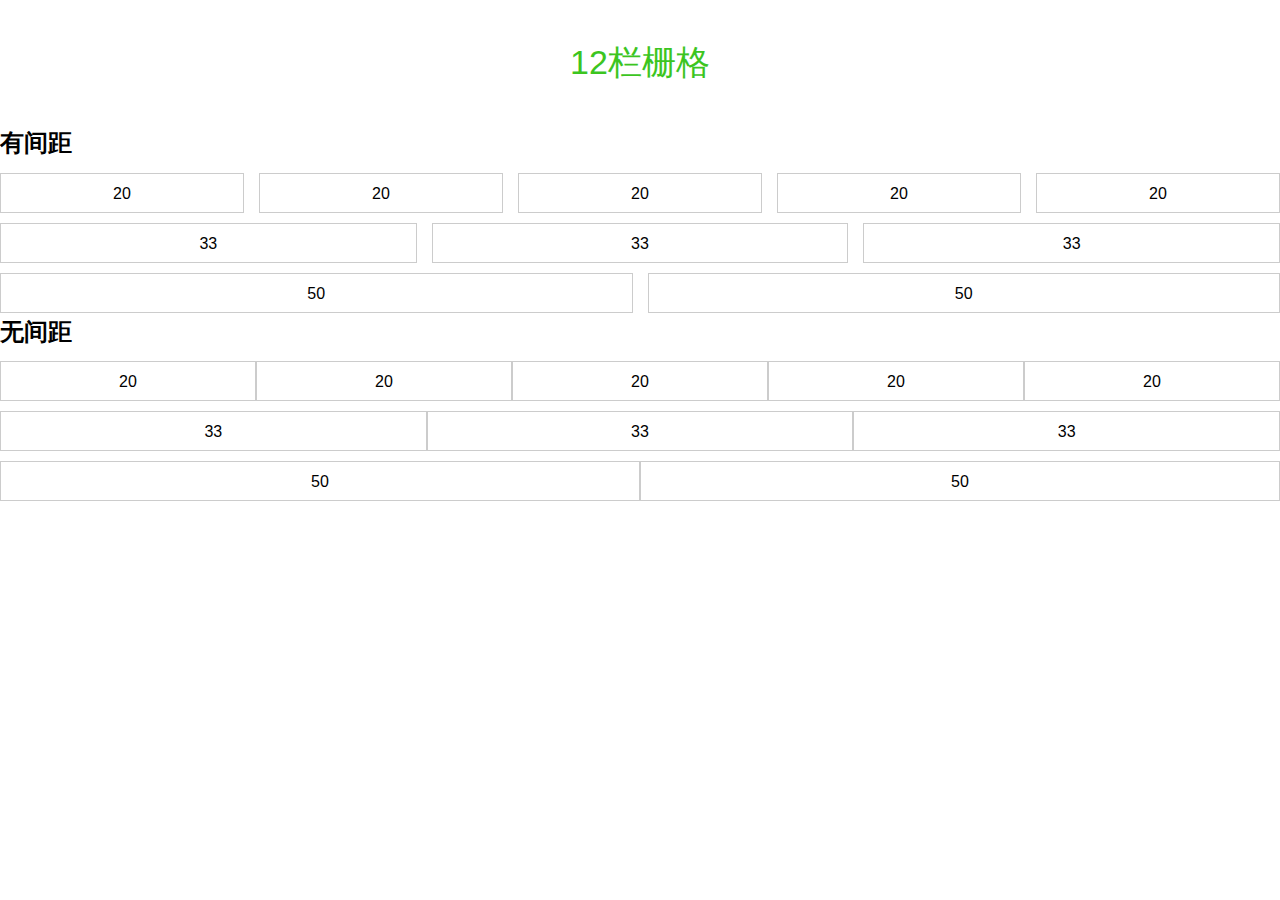
<file: springrain/src/main/webapp/js/weui/demos/cols.html>
<!DOCTYPE html>
<html>
  <head>
    <title>jQuery WeUI</title>
    <meta charset="utf-8">
<meta http-equiv="X-UA-Compatible" content="IE=edge">
<meta name="viewport" content="width=device-width, initial-scale=1, user-scalable=no">

<meta name="description" content="Write an awesome description for your new site here. You can edit this line in _config.yml. It will appear in your document head meta (for Google search results) and in your feed.xml site description.
">

<link rel="stylesheet" href="../lib/weui.min.css">
<link rel="stylesheet" href="../css/jquery-weui.css">
<link rel="stylesheet" href="css/demos.css">

  </head>

  <body ontouchstart>


    <header class='demos-header'>
      <h1 class="demos-title">12栏栅格</h1>
    </header>

    <style>
      .weui-row {
        margin-top: 10px;
      }
      [class*="weui-col-"] {
        border: 1px solid #ccc;
        height: 40px;
        line-height: 40px;
        text-align: center;
      }

    </style>

    <h2 class='doc-head'>有间距</h2>

    <div class="weui-row">
      <div class="weui-col-20">20</div>
      <div class="weui-col-20">20</div>
      <div class="weui-col-20">20</div>
      <div class="weui-col-20">20</div>
      <div class="weui-col-20">20</div>
    </div>

    <div class="weui-row">
      <div class="weui-col-33">33</div>
      <div class="weui-col-33">33</div>
      <div class="weui-col-33">33</div>
    </div>

    <div class="weui-row">
      <div class="weui-col-50">50</div>
      <div class="weui-col-50">50</div>
    </div>


    <h2 class='doc-head'>无间距</h2>

    <div class="weui-row weui-no-gutter">
      <div class="weui-col-20">20</div>
      <div class="weui-col-20">20</div>
      <div class="weui-col-20">20</div>
      <div class="weui-col-20">20</div>
      <div class="weui-col-20">20</div>
    </div>

    <div class="weui-row weui-no-gutter">
      <div class="weui-col-33">33</div>
      <div class="weui-col-33">33</div>
      <div class="weui-col-33">33</div>
    </div>

    <div class="weui-row weui-no-gutter">
      <div class="weui-col-50">50</div>
      <div class="weui-col-50">50</div>
    </div>

    <script src="../lib/jquery-2.1.4.js"></script>
<script src="../lib/fastclick.js"></script>
<script>
  $(function() {
    FastClick.attach(document.body);
  });
</script>
<script src="../js/jquery-weui.js"></script>

  </body>
</html>
</file>
<file: springrain/src/main/webapp/js/weui/demos/css/demos.css>
body, html {
  height: 100%;
  -webkit-tap-highlight-color: transparent;
}
.demos-title {
  text-align: center;
  font-size: 34px;
  color: #3cc51f;
  font-weight: 400;
  margin: 0 15%;
}

.demos-sub-title {
  text-align: center;
  color: #888;
  font-size: 14px;
}

.demos-header {
  padding: 35px 0;
}

.demos-content-padded {
  padding: 15px;
}

.demos-second-title {
  text-align: center;
  font-size: 24px;
  color: #3cc51f;
  font-weight: 400;
  margin: 0 15%;
}

footer {
  text-align: center;
  font-size: 14px;
  padding: 20px;
}

footer a {
  color: #999;
  text-decoration: none;
}
</file>
